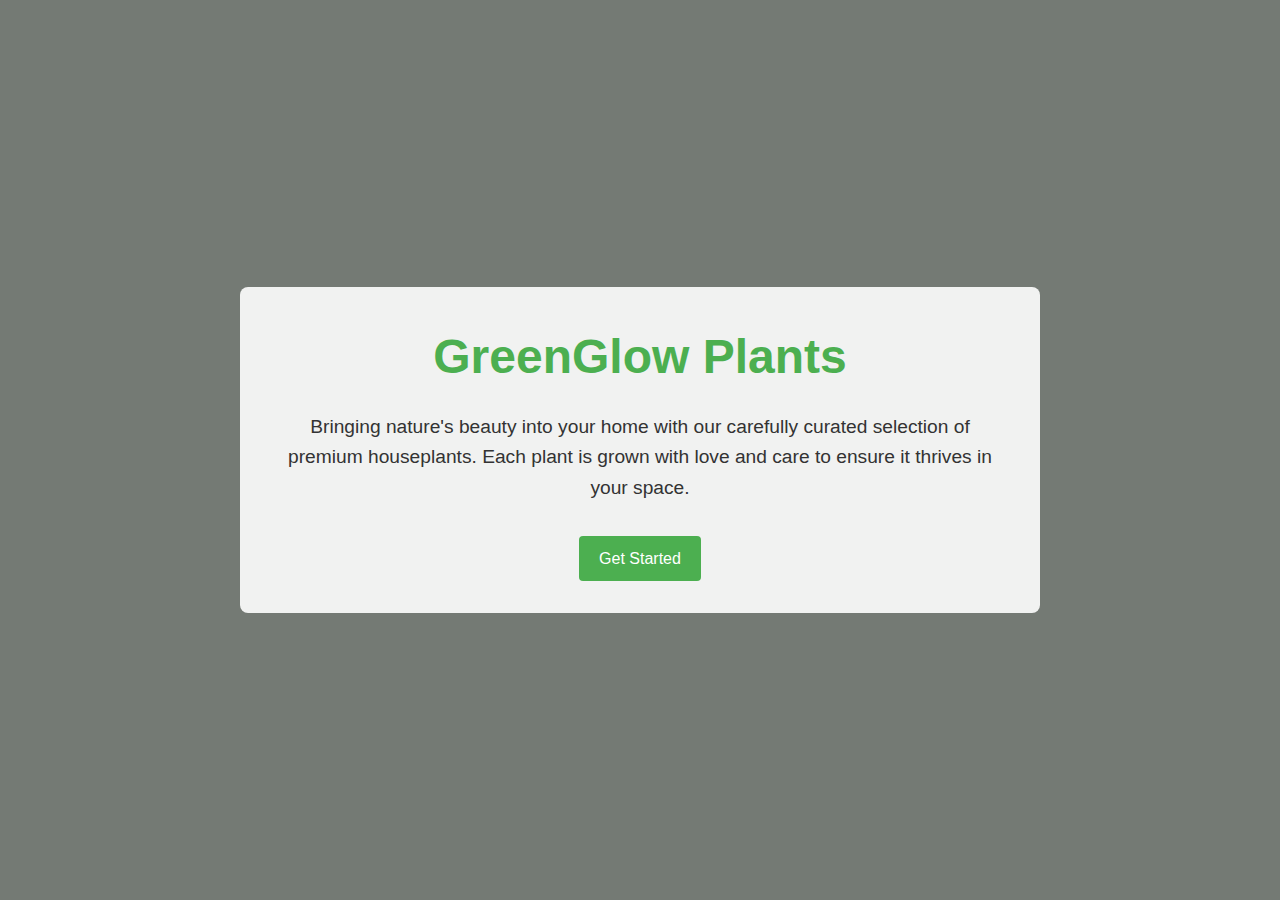
<file: plant-shop/index.html>
<!DOCTYPE html>
<html lang="en">
<head>
    <meta charset="UTF-8">
    <meta name="viewport" content="width=device-width, initial-scale=1.0">
    <title>GreenGlow Plants - Home</title>
    <link rel="stylesheet" href="style.css">
    <link rel="stylesheet" href="https://cdnjs.cloudflare.com/ajax/libs/font-awesome/6.4.0/css/all.min.css">
</head>
<body class="home-page">
    <div class="hero">
        <div class="hero-content">
            <h1>GreenGlow Plants</h1>
            <p>Bringing nature's beauty into your home with our carefully curated selection of premium houseplants. Each plant is grown with love and care to ensure it thrives in your space.</p>
            <a href="products.html" class="btn">Get Started</a>
        </div>
    </div>

    <script src="script.js"></script>
</body>
</html>
</file>
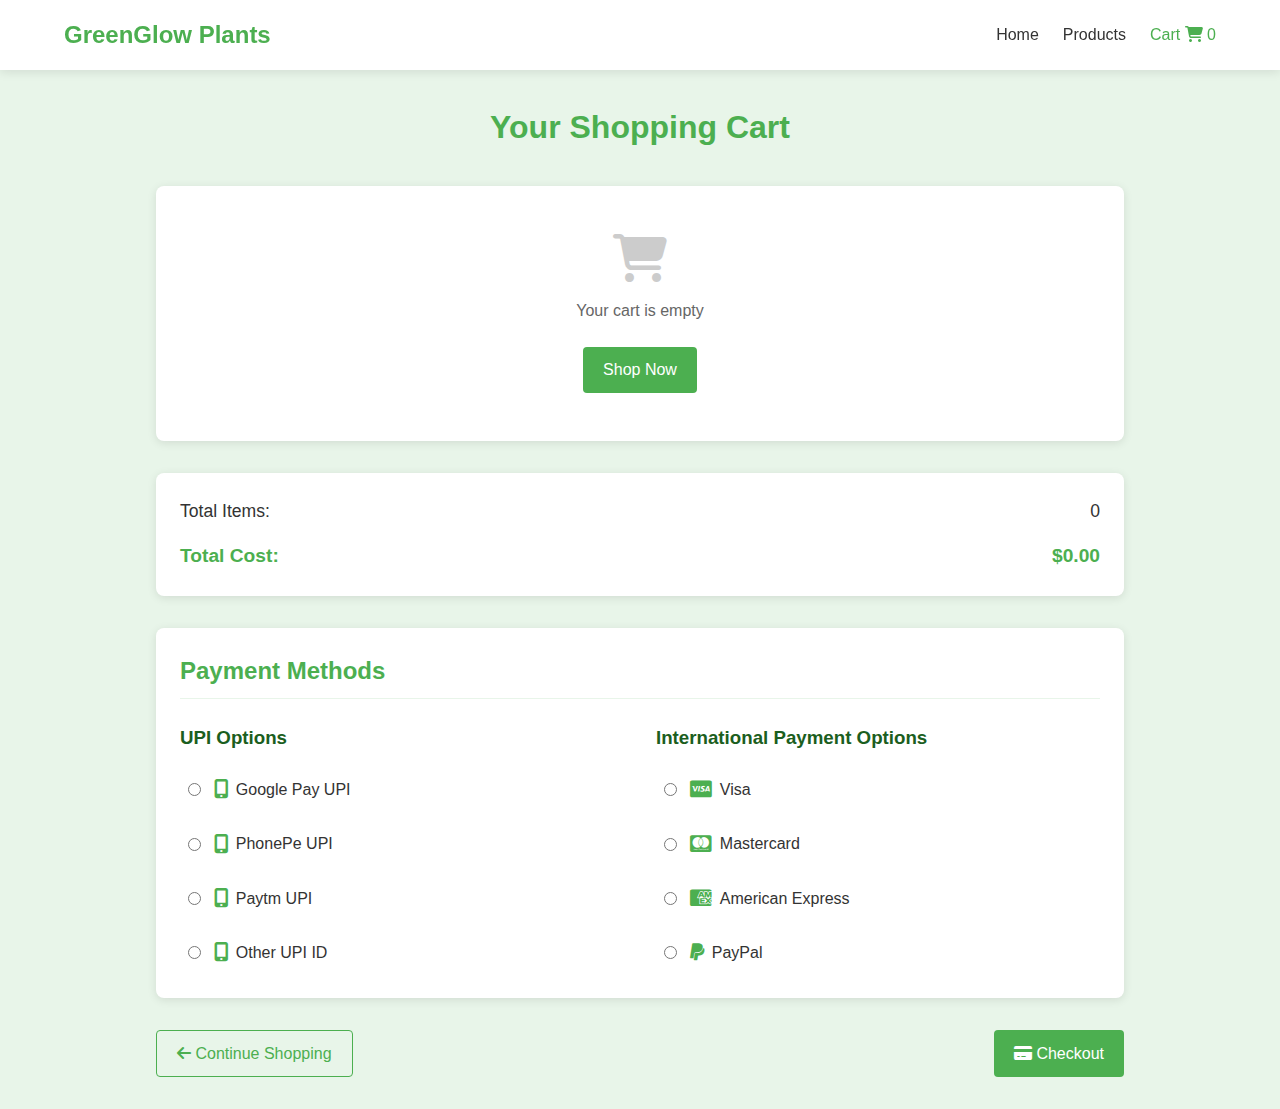
<file: plant-shop/cart.html>
<!DOCTYPE html>
<html lang="en">
<head>
    <meta charset="UTF-8">
    <meta name="viewport" content="width=device-width, initial-scale=1.0">
    <title>GreenGlow Plants - Cart</title>
    <link rel="stylesheet" href="style.css">
    <link rel="stylesheet" href="https://cdnjs.cloudflare.com/ajax/libs/font-awesome/6.4.0/css/all.min.css">
</head>
<body>
    <header>
        <div class="logo">GreenGlow Plants</div>
        <nav>
            <ul>
                <li><a href="index.html">Home</a></li>
                <li><a href="products.html">Products</a></li>
                <li><a href="cart.html" class="active">Cart <i class="fas fa-shopping-cart"></i> <span id="cart-count">0</span></a></li>
            </ul>
        </nav>
    </header>

    <main class="cart-container">
        <h1>Your Shopping Cart</h1>
        
        <div id="cart-items">
            <!-- Cart items will be dynamically inserted here -->
        </div>
        
        <div class="cart-summary">
            <div class="summary-row">
                <span>Total Items:</span>
                <span id="total-items">0</span>
            </div>
            <div class="summary-row">
                <span>Total Cost:</span>
                <span id="total-cost">$0.00</span>
            </div>
        </div>
        
        <div class="payment-methods">
            <h2>Payment Methods</h2>
            <div class="payment-options">
                <div class="payment-category">
                    <h3>UPI Options</h3>
                    <div class="payment-selection">
                        <label class="payment-option">
                            <input type="radio" name="payment-method" value="upi-gpay">
                            <span class="option-label"><i class="fas fa-mobile-alt"></i> Google Pay UPI</span>
                        </label>
                        <label class="payment-option">
                            <input type="radio" name="payment-method" value="upi-phonepe">
                            <span class="option-label"><i class="fas fa-mobile-alt"></i> PhonePe UPI</span>
                        </label>
                        <label class="payment-option">
                            <input type="radio" name="payment-method" value="upi-paytm">
                            <span class="option-label"><i class="fas fa-mobile-alt"></i> Paytm UPI</span>
                        </label>
                        <label class="payment-option">
                            <input type="radio" name="payment-method" value="upi-other">
                            <span class="option-label"><i class="fas fa-mobile-alt"></i> Other UPI ID</span>
                        </label>
                    </div>
                </div>
                
                <div class="payment-category">
                    <h3>International Payment Options</h3>
                    <div class="payment-selection">
                        <label class="payment-option">
                            <input type="radio" name="payment-method" value="card-visa">
                            <span class="option-label"><i class="fab fa-cc-visa"></i> Visa</span>
                        </label>
                        <label class="payment-option">
                            <input type="radio" name="payment-method" value="card-mastercard">
                            <span class="option-label"><i class="fab fa-cc-mastercard"></i> Mastercard</span>
                        </label>
                        <label class="payment-option">
                            <input type="radio" name="payment-method" value="card-amex">
                            <span class="option-label"><i class="fab fa-cc-amex"></i> American Express</span>
                        </label>
                        <label class="payment-option">
                            <input type="radio" name="payment-method" value="paypal">
                            <span class="option-label"><i class="fab fa-paypal"></i> PayPal</span>
                        </label>
                    </div>
                </div>
            </div>
        </div>
        
        <div class="cart-actions">
            <a href="products.html" class="btn secondary"><i class="fas fa-arrow-left"></i> Continue Shopping</a>
            <button id="checkout-btn" class="btn primary"><i class="fas fa-credit-card"></i> Checkout</button>
        </div>
    </main>

    <script src="script.js"></script>
</body>
</html>
</file>
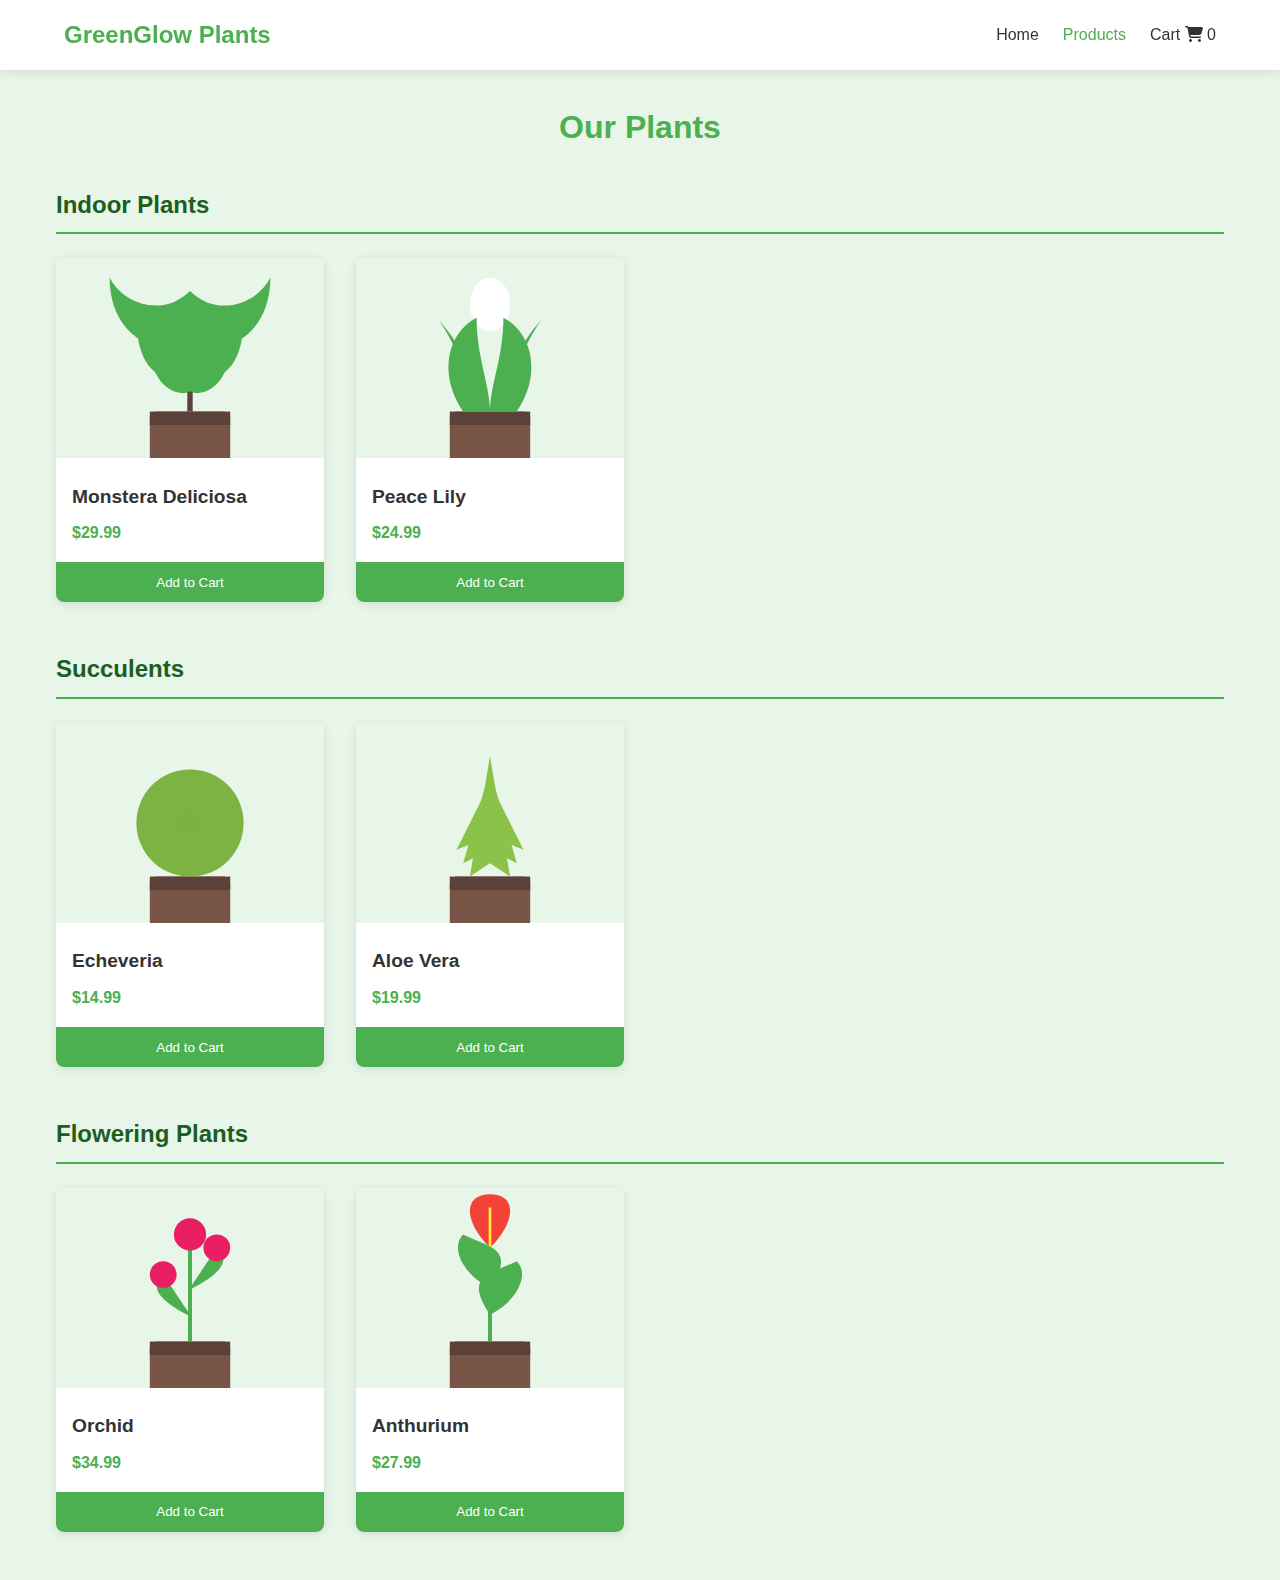
<file: plant-shop/products.html>
<!DOCTYPE html>
<html lang="en">
<head>
    <meta charset="UTF-8">
    <meta name="viewport" content="width=device-width, initial-scale=1.0">
    <title>GreenGlow Plants - Products</title>
    <link rel="stylesheet" href="style.css">
    <link rel="stylesheet" href="https://cdnjs.cloudflare.com/ajax/libs/font-awesome/6.4.0/css/all.min.css">
</head>
<body>
    <header>
        <div class="logo">GreenGlow Plants</div>
        <nav>
            <ul>
                <li><a href="index.html">Home</a></li>
                <li><a href="products.html" class="active">Products</a></li>
                <li><a href="cart.html">Cart <i class="fas fa-shopping-cart"></i> <span id="cart-count">0</span></a></li>
            </ul>
        </nav>
    </header>

    <main class="products-container">
        <h1>Our Plants</h1>
        
        <section class="category">
            <h2>Indoor Plants</h2>
            <div class="product-grid">
                <div class="product-card" data-id="1" data-category="indoor">
                    <img src="images/plant1.svg" alt="Monstera Deliciosa">
                    <h3>Monstera Deliciosa</h3>
                    <p class="price">$29.99</p>
                    <button class="add-to-cart">Add to Cart</button>
                </div>
                <div class="product-card" data-id="2" data-category="indoor">
                    <img src="images/plant2.svg" alt="Peace Lily">
                    <h3>Peace Lily</h3>
                    <p class="price">$24.99</p>
                    <button class="add-to-cart">Add to Cart</button>
                </div>
            </div>
        </section>

        <section class="category">
            <h2>Succulents</h2>
            <div class="product-grid">
                <div class="product-card" data-id="3" data-category="succulent">
                    <img src="images/plant3.svg" alt="Echeveria">
                    <h3>Echeveria</h3>
                    <p class="price">$14.99</p>
                    <button class="add-to-cart">Add to Cart</button>
                </div>
                <div class="product-card" data-id="4" data-category="succulent">
                    <img src="images/plant4.svg" alt="Aloe Vera">
                    <h3>Aloe Vera</h3>
                    <p class="price">$19.99</p>
                    <button class="add-to-cart">Add to Cart</button>
                </div>
            </div>
        </section>

        <section class="category">
            <h2>Flowering Plants</h2>
            <div class="product-grid">
                <div class="product-card" data-id="5" data-category="flowering">
                    <img src="images/plant5.svg" alt="Orchid">
                    <h3>Orchid</h3>
                    <p class="price">$34.99</p>
                    <button class="add-to-cart">Add to Cart</button>
                </div>
                <div class="product-card" data-id="6" data-category="flowering">
                    <img src="images/plant6.svg" alt="Anthurium">
                    <h3>Anthurium</h3>
                    <p class="price">$27.99</p>
                    <button class="add-to-cart">Add to Cart</button>
                </div>
            </div>
        </section>
    </main>

    <script src="script.js"></script>
</body>
</html>
</file>
<file: plant-shop/style.css>
/* Global Styles */
:root {
    --primary-color: #4CAF50;
    --secondary-color: #388E3C;
    --light-color: #E8F5E9;
    --dark-color: #1B5E20;
    --text-color: #333;
    --white: #fff;
    --shadow: 0 2px 10px rgba(0, 0, 0, 0.1);
}

* {
    margin: 0;
    padding: 0;
    box-sizing: border-box;
}

body {
    font-family: 'Segoe UI', Tahoma, Geneva, Verdana, sans-serif;
    line-height: 1.6;
    color: var(--text-color);
    background-color: var(--light-color);
}

a {
    text-decoration: none;
    color: var(--primary-color);
}

ul {
    list-style: none;
}

.btn {
    display: inline-block;
    background-color: var(--primary-color);
    color: var(--white);
    padding: 10px 20px;
    border: none;
    border-radius: 4px;
    cursor: pointer;
    font-size: 1rem;
    transition: background-color 0.3s ease;
}

.btn:hover {
    background-color: var(--secondary-color);
}

.btn.secondary {
    background-color: var(--light-color);
    color: var(--primary-color);
    border: 1px solid var(--primary-color);
}

.btn.secondary:hover {
    background-color: var(--primary-color);
    color: var(--white);
}

/* Header Styles */
header {
    display: flex;
    justify-content: space-between;
    align-items: center;
    padding: 1rem 5%;
    background-color: var(--white);
    box-shadow: var(--shadow);
    position: sticky;
    top: 0;
    z-index: 100;
}

.logo {
    font-size: 1.5rem;
    font-weight: bold;
    color: var(--primary-color);
}

nav ul {
    display: flex;
}

nav ul li {
    margin-left: 1.5rem;
}

nav ul li a {
    color: var(--text-color);
    font-weight: 500;
}

nav ul li a.active {
    color: var(--primary-color);
}

/* Home Page Styles */
.home-page {
    height: 100vh;
    overflow: hidden;
}

.hero {
    height: 100vh;
    background-image: url('https://images.unsplash.com/photo-1545241047-6083a3684587?ixlib=rb-1.2.1&auto=format&fit=crop&w=1350&q=80');
    background-size: cover;
    background-position: center;
    display: flex;
    align-items: center;
    justify-content: center;
    text-align: center;
    position: relative;
}

.hero::before {
    content: '';
    position: absolute;
    top: 0;
    left: 0;
    width: 100%;
    height: 100%;
    background-color: rgba(0, 0, 0, 0.5);
}

.hero-content {
    max-width: 800px;
    padding: 2rem;
    background-color: rgba(255, 255, 255, 0.9);
    border-radius: 8px;
    position: relative;
    z-index: 1;
}

.hero-content h1 {
    font-size: 3rem;
    margin-bottom: 1rem;
    color: var(--primary-color);
}

.hero-content p {
    font-size: 1.2rem;
    margin-bottom: 2rem;
}

/* Products Page Styles */
.products-container {
    max-width: 1200px;
    margin: 2rem auto;
    padding: 0 1rem;
}

.products-container h1 {
    text-align: center;
    margin-bottom: 2rem;
    color: var(--primary-color);
}

.category {
    margin-bottom: 3rem;
}

.category h2 {
    border-bottom: 2px solid var(--primary-color);
    padding-bottom: 0.5rem;
    margin-bottom: 1.5rem;
    color: var(--dark-color);
}

.product-grid {
    display: grid;
    grid-template-columns: repeat(auto-fill, minmax(250px, 1fr));
    gap: 2rem;
}

.product-card {
    background-color: var(--white);
    border-radius: 8px;
    overflow: hidden;
    box-shadow: var(--shadow);
    transition: transform 0.3s ease;
}

.product-card:hover {
    transform: translateY(-5px);
}

.product-card img {
    width: 100%;
    height: 200px;
    object-fit: cover;
    background-color: var(--light-color);
}

.product-card h3 {
    padding: 1rem 1rem 0.5rem;
    font-size: 1.2rem;
}

.product-card .price {
    padding: 0 1rem 1rem;
    font-weight: bold;
    color: var(--primary-color);
}

.product-card button {
    width: 100%;
    padding: 0.8rem;
    background-color: var(--primary-color);
    color: var(--white);
    border: none;
    cursor: pointer;
    transition: background-color 0.3s ease;
}

.product-card button:hover {
    background-color: var(--secondary-color);
}

.product-card button:disabled {
    background-color: #ccc;
    cursor: not-allowed;
}

/* Cart Page Styles */
.cart-container {
    max-width: 1000px;
    margin: 2rem auto;
    padding: 0 1rem;
}

.cart-container h1 {
    text-align: center;
    margin-bottom: 2rem;
    color: var(--primary-color);
}

/* Payment Methods Styles */
.payment-methods {
    background-color: var(--white);
    padding: 1.5rem;
    border-radius: 8px;
    margin-bottom: 2rem;
    box-shadow: var(--shadow);
}

.payment-methods h2 {
    color: var(--primary-color);
    margin-bottom: 1.5rem;
    border-bottom: 1px solid var(--light-color);
    padding-bottom: 0.5rem;
}

.payment-options {
    display: grid;
    grid-template-columns: 1fr 1fr;
    gap: 2rem;
}

.payment-category h3 {
    margin-bottom: 1rem;
    color: var(--dark-color);
}

.payment-selection {
    display: flex;
    flex-direction: column;
    gap: 0.8rem;
}

.payment-option {
    display: flex;
    align-items: center;
    cursor: pointer;
    padding: 0.5rem;
    border-radius: 4px;
    transition: background-color 0.2s;
}

.payment-option:hover {
    background-color: var(--light-color);
}

.payment-option input {
    margin-right: 0.8rem;
}

.option-label {
    display: flex;
    align-items: center;
}

.option-label i {
    margin-right: 0.5rem;
    font-size: 1.2rem;
    color: var(--primary-color);
}

@media (max-width: 768px) {
    .payment-options {
        grid-template-columns: 1fr;
    }
}

#cart-items {
    margin-bottom: 2rem;
}

.cart-item {
    display: grid;
    grid-template-columns: 100px 1fr auto auto;
    gap: 1rem;
    align-items: center;
    background-color: var(--white);
    padding: 1rem;
    border-radius: 8px;
    margin-bottom: 1rem;
    box-shadow: var(--shadow);
}

.cart-item img {
    width: 100%;
    height: 80px;
    object-fit: cover;
    border-radius: 4px;
}

.cart-item-info h3 {
    margin-bottom: 0.5rem;
}

.cart-item-price {
    color: var(--primary-color);
    font-weight: bold;
}

.cart-item-quantity {
    display: flex;
    align-items: center;
}

.quantity-btn {
    background-color: var(--light-color);
    border: none;
    width: 30px;
    height: 30px;
    border-radius: 50%;
    display: flex;
    align-items: center;
    justify-content: center;
    cursor: pointer;
    margin: 0 0.5rem;
}

.quantity-btn:hover {
    background-color: var(--primary-color);
    color: var(--white);
}

.delete-btn {
    background-color: #f44336;
    color: var(--white);
    border: none;
    width: 30px;
    height: 30px;
    border-radius: 50%;
    display: flex;
    align-items: center;
    justify-content: center;
    cursor: pointer;
}

.cart-summary {
    background-color: var(--white);
    padding: 1.5rem;
    border-radius: 8px;
    margin-bottom: 2rem;
    box-shadow: var(--shadow);
}

.summary-row {
    display: flex;
    justify-content: space-between;
    margin-bottom: 1rem;
    font-size: 1.1rem;
}

.summary-row:last-child {
    margin-bottom: 0;
    font-weight: bold;
    font-size: 1.2rem;
    color: var(--primary-color);
}

.cart-actions {
    display: flex;
    justify-content: space-between;
}

/* Empty Cart Message */
.empty-cart {
    text-align: center;
    padding: 3rem;
    background-color: var(--white);
    border-radius: 8px;
    box-shadow: var(--shadow);
}

.empty-cart i {
    font-size: 3rem;
    color: #ccc;
    margin-bottom: 1rem;
}

.empty-cart p {
    margin-bottom: 1.5rem;
    color: #666;
}

/* Responsive Styles */
@media (max-width: 768px) {
    .hero-content h1 {
        font-size: 2.5rem;
    }
    
    .product-grid {
        grid-template-columns: repeat(auto-fill, minmax(200px, 1fr));
    }
    
    .cart-item {
        grid-template-columns: 80px 1fr;
        grid-template-rows: auto auto;
    }
    
    .cart-item-quantity, .delete-btn {
        grid-column: 2;
        justify-self: end;
    }
    
    .cart-actions {
        flex-direction: column;
        gap: 1rem;
    }
    
    .cart-actions .btn {
        width: 100%;
        text-align: center;
    }
}

@media (max-width: 480px) {
    header {
        flex-direction: column;
        padding: 1rem;
    }
    
    nav ul {
        margin-top: 1rem;
    }
    
    nav ul li {
        margin-left: 1rem;
        margin-right: 1rem;
    }
    
    .hero-content h1 {
        font-size: 2rem;
    }
    
    .hero-content p {
        font-size: 1rem;
    }
}
</file>
